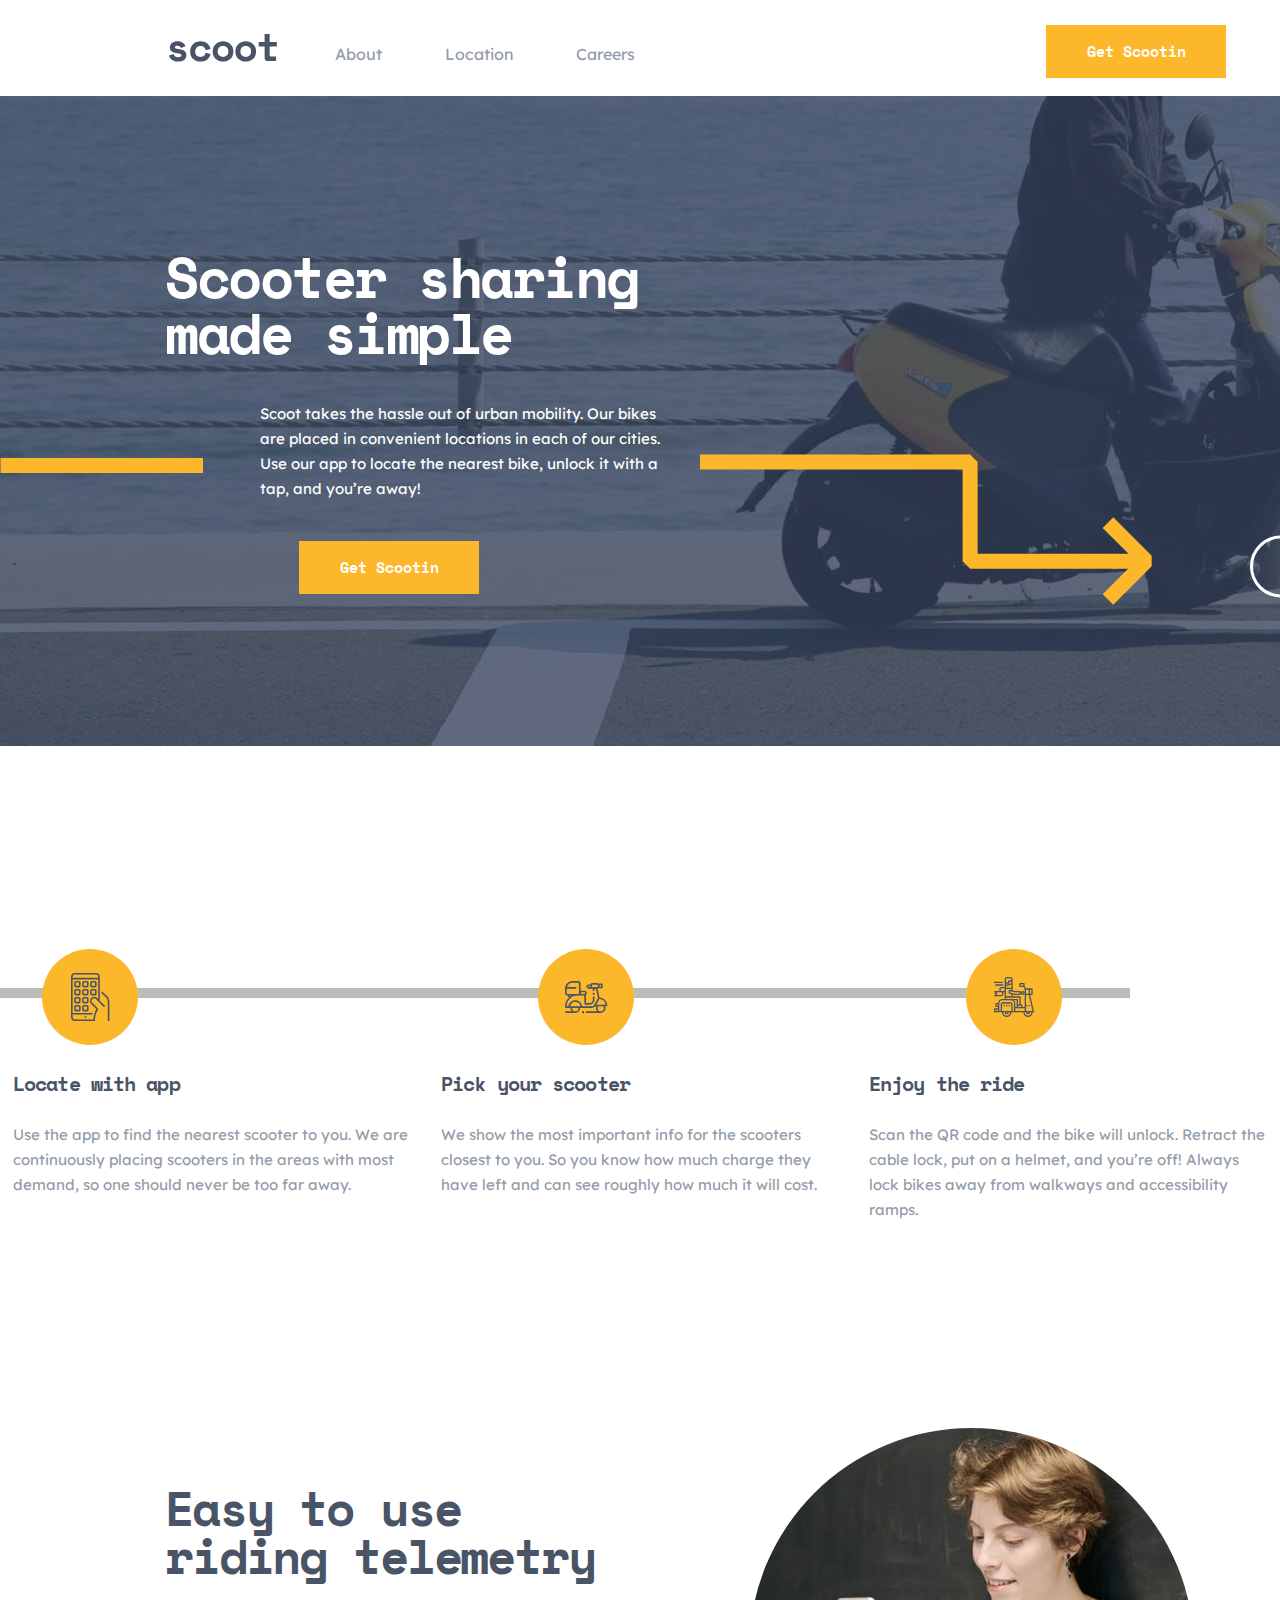
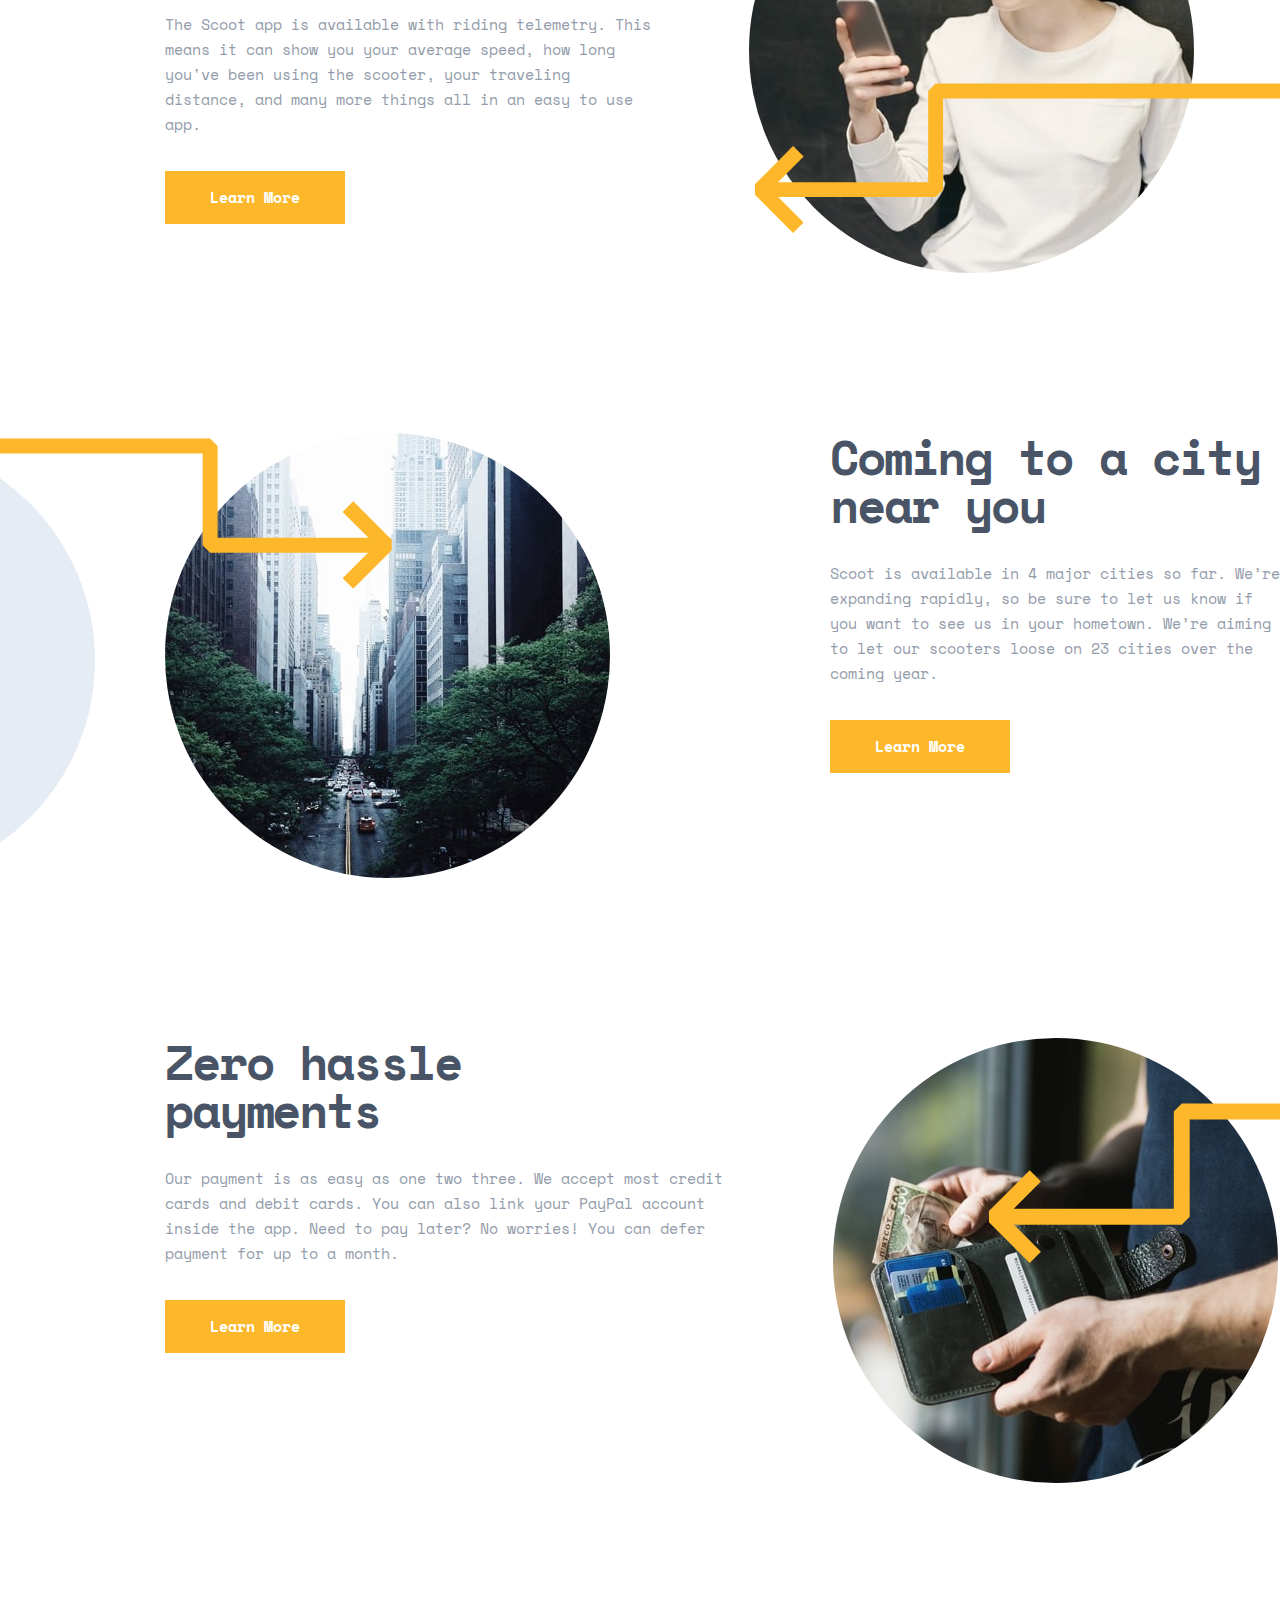
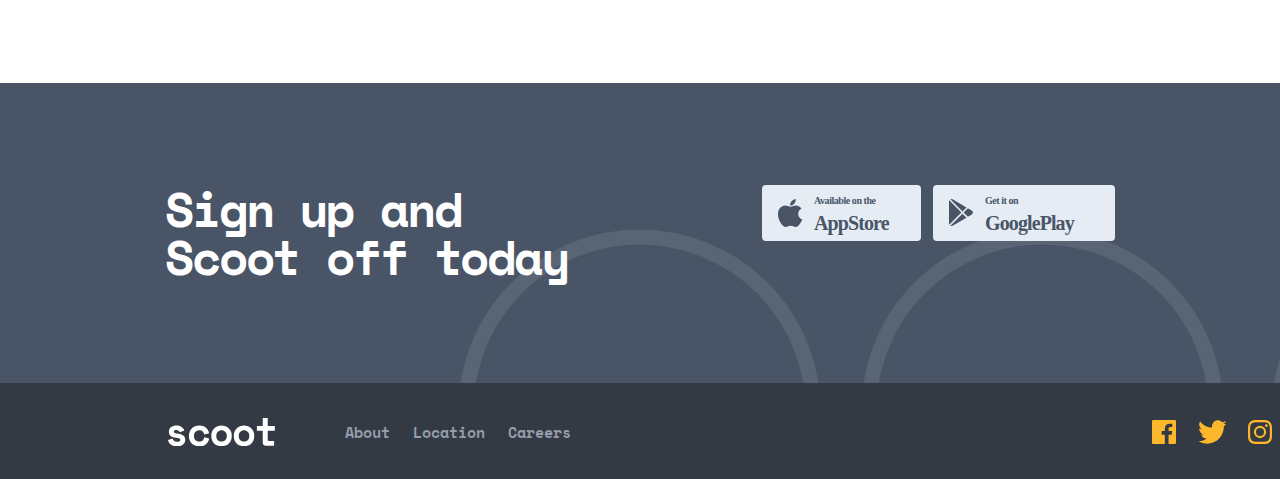
<file: index.html>
<!DOCTYPE html>
<html lang="es">
  <head>
    <meta charset="UTF-8" />
    <meta name="viewport" content="width=device-width, initial-scale=1.0" />
    <link rel="preconnect" href="https://fonts.googleapis.com" />
    <link rel="preconnect" href="https://fonts.gstatic.com" crossorigin />
    <link
      href="https://fonts.googleapis.com/css2?family=Lexend+Deca:wght@100..900&family=Space+Mono:ital,wght@0,400;0,700;1,400;1,700&display=swap"
      rel="stylesheet"
    />
    <link rel="stylesheet" href="css/style.css" />
    <title>Scoot</title>
  </head>
  <body>
    <header class="container">
      <div class="container-header">
        <img
          id="icon-menu"
          class="icon-menu"
          src="./assets/img/icons/hamburger.svg"
          alt="icon-menu-error"
        />
        <img class="icon-logo" src="./assets/img/logo.svg" alt="" />
      </div>
      <div class="introduction-container">
        <div class="introduction-position">
          <h1 class="title-introduction">Scooter sharing made simple</h1>
          <p class="text-introduction">
            Scoot takes the hassle out of urban mobility. Our bikes are placed
            in convenient locations in each of our cities. Use our app to locate
            the nearest bike, unlock it with a tap, and you’re away!
          </p>
          <a href="#" class="button-introduction">Get Scootin</a>
        </div>
        <img
          class="arrow-right"
          src="./assets/img/patterns/right-arrow.svg"
          alt=""
        />
        <img
          class="white-circles"
          src="./assets/img/patterns/white-circles.svg"
          alt=""
        />
        <div class="hidden-line">
          <img
            class="line"
            src="./assets/img/patterns/line.svg"
            alt="error line"
          />
        </div>
        <nav>
          <ul id="menu" class="menu">
            <div class="position-menu">
              <li>
                <a
                  class="hover-desktop"
                  href="./html/about.html"
                  class="menu-color"
                  >About</a
                >
              </li>
              <li>
                <a
                  class="hover-desktop"
                  href="./html/locations.html"
                  class="menu-color"
                  >Location</a
                >
              </li>
              <li>
                <a
                  class="hover-desktop"
                  href="./html/careers.html"
                  class="menu-color"
                  >Careers</a
                >
              </li>
            </div>
            <li>
              <a href="#" class="menu-color position-link">Get Scootin</a>
            </li>
          </ul>
        </nav>
      </div>
    </header>
    <main class="main-container">
      <div class="features">
        <div class="locate-app">
          <div class="logo-app"></div>
          <div class="column-content">
            <h2 class="subtitle-feature">Locate with app</h2>
            <span class="text-features"
              >Use the app to find the nearest scooter to you. We are
              continuously placing scooters in the areas with most demand, so
              one should never be too far away.
            </span>
          </div>
        </div>
        <div class="pick-scooter">
          <div class="logo-scooter"></div>
          <div class="column-content column-content-change-1">
            <h2 class="subtitle-feature">Pick your scooter</h2>
            <span class="text-features"
              >We show the most important info for the scooters closest to you.
              So you know how much charge they have left and can see roughly how
              much it will cost.
            </span>
          </div>
        </div>
        <div class="enjoy-ride">
          <div class="logo-ride"></div>
          <div class="column-content column-content-change-2">
            <h2 class="subtitle-feature">Enjoy the ride</h2>
            <span class="text-features"
              >Scan the QR code and the bike will unlock. Retract the cable
              lock, put on a helmet, and you’re off! Always lock bikes away from
              walkways and accessibility ramps.
            </span>
          </div>
        </div>
      </div>
      <div class="line-white"></div>

      <div>
        <div class="container-information-desktop-1">
          <div class="information-photo-1">
            <div class="girl-phone"></div>
            <div class="information-arrow-1"></div>
            <div class="big-circle"></div>
          </div>
          <div class="information-container-1">
            <h2 class="information-subtitle-1">Easy to use riding telemetry</h2>
            <span class="information-text-1"
              >The Scoot app is available with riding telemetry. This means it
              can show you your average speed, how long you've been using the
              scooter, your traveling distance, and many more things all in an
              easy to use app.</span
            >
            <a href="#" class="information-link-1">Learn More</a>
          </div>
        </div>

        <div class="container-information-desktop-2">
          <div class="information-photo-2">
            <div class="city"></div>
            <div class="information-arrow-2"></div>
            <div class="big-circle circle-1"></div>
          </div>
          <div class="information-container-2">
            <h2 class="information-subtitle-2">Coming to a city near you</h2>
            <span class="information-text-2"
              >Scoot is available in 4 major cities so far. We’re expanding
              rapidly, so be sure to let us know if you want to see us in your
              hometown. We’re aiming to let our scooters loose on 23 cities over
              the coming year.</span
            >
            <a href="#" class="information-link-2">Learn More</a>
          </div>
        </div>

        <div class="container-information-desktop-3">
          <div class="information-photo-3">
            <div class="wallet"></div>
            <div class="information-arrow-3"></div>
            <div class="big-circle circle-2"></div>
          </div>
          <div class="information-container-3">
            <h2 class="information-subtitle-3">Zero hassle payments</h2>
            <span class="information-text-3"
              >Our payment is as easy as one two three. We accept most credit
              cards and debit cards. You can also link your PayPal account
              inside the app. Need to pay later? No worries! You can defer
              payment for up to a month.</span
            >
            <a href="#" class="information-link-3">Learn More</a>
          </div>
        </div>
      </div>
    </main>

    <footer>
      <div class="footer-content">
        <div class="flex-content">
          <h2 class="footer-text">Sign up and Scoot off today</h2>
          <div class="footer-available-app">
            <img
              class="app-store"
              src="./assets/img/icons/app-store.svg"
              alt="error app"
            />
            <img
              class="google-play"
              src="./assets/img/icons/google-play.svg"
              alt=""
            />
          </div>
        </div>
        <img
          class="footer-circle-1"
          src="./assets/img/patterns/semi-circles.svg"
          alt=""
        />
      </div>

      <div class="networks">
        <div class="networks-container">
          <div class="footer-logo"></div>
          <nav>
            <ul class="footer-ul">
              <li>
                <a class="footer-color-font" href="./html/about.html">About</a>
              </li>
              <li>
                <a class="footer-color-font" href="./html/locations.html"
                  >Location</a
                >
              </li>
              <li>
                <a class="footer-color-font" href="./html/careers.html"
                  >Careers</a
                >
              </li>
            </ul>
          </nav>
          <div class="flex-networks">
            <div class="logo-networks-facebook"></div>
            <div class="logo-networks-x"></div>
            <div class="logo-networks-instagram"></div>
          </div>
        </div>
      </div>
      <script src="./js/scripts.js"></script>
    </footer>
  </body>
</html>
<!-- https://developer.mozilla.org/en-US/docs/Web/CSS/filter-function/brightness -->

<!-- ccordion - accordion item - accordion info, etc -->
</file>
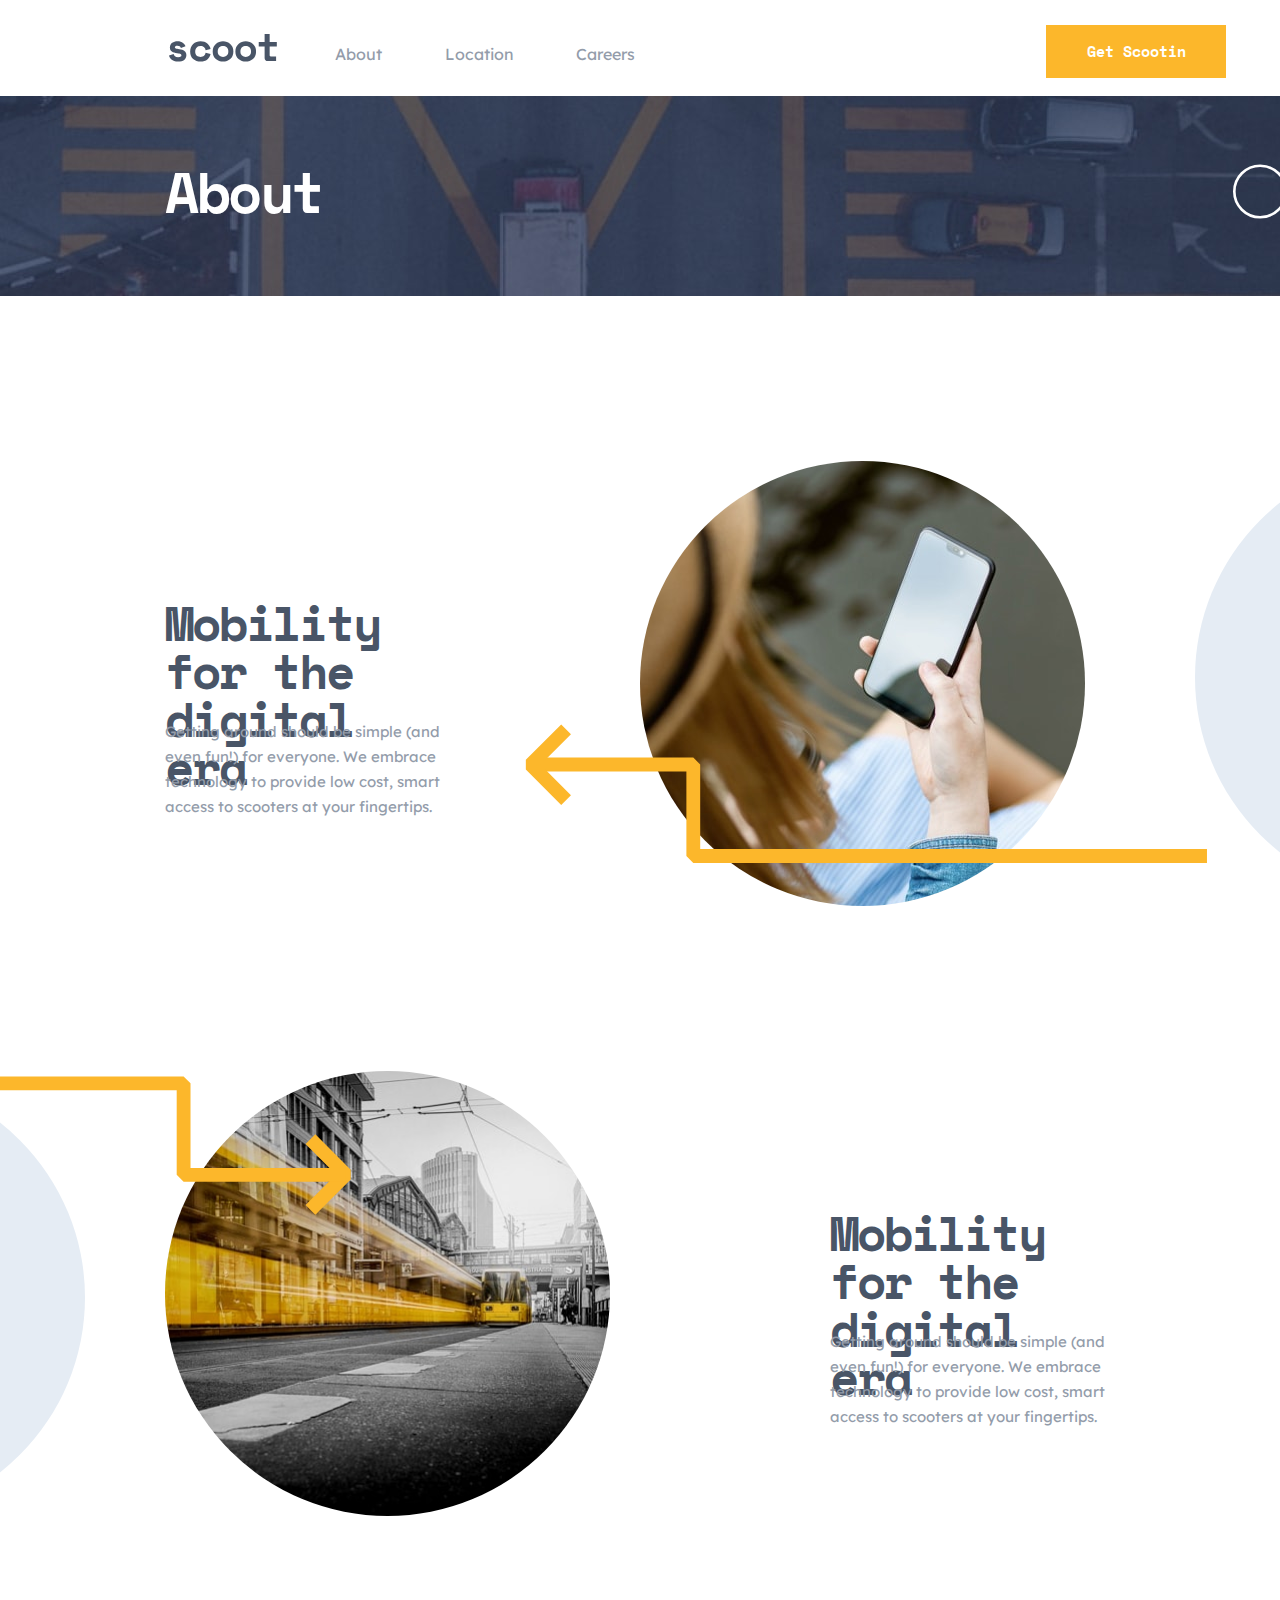
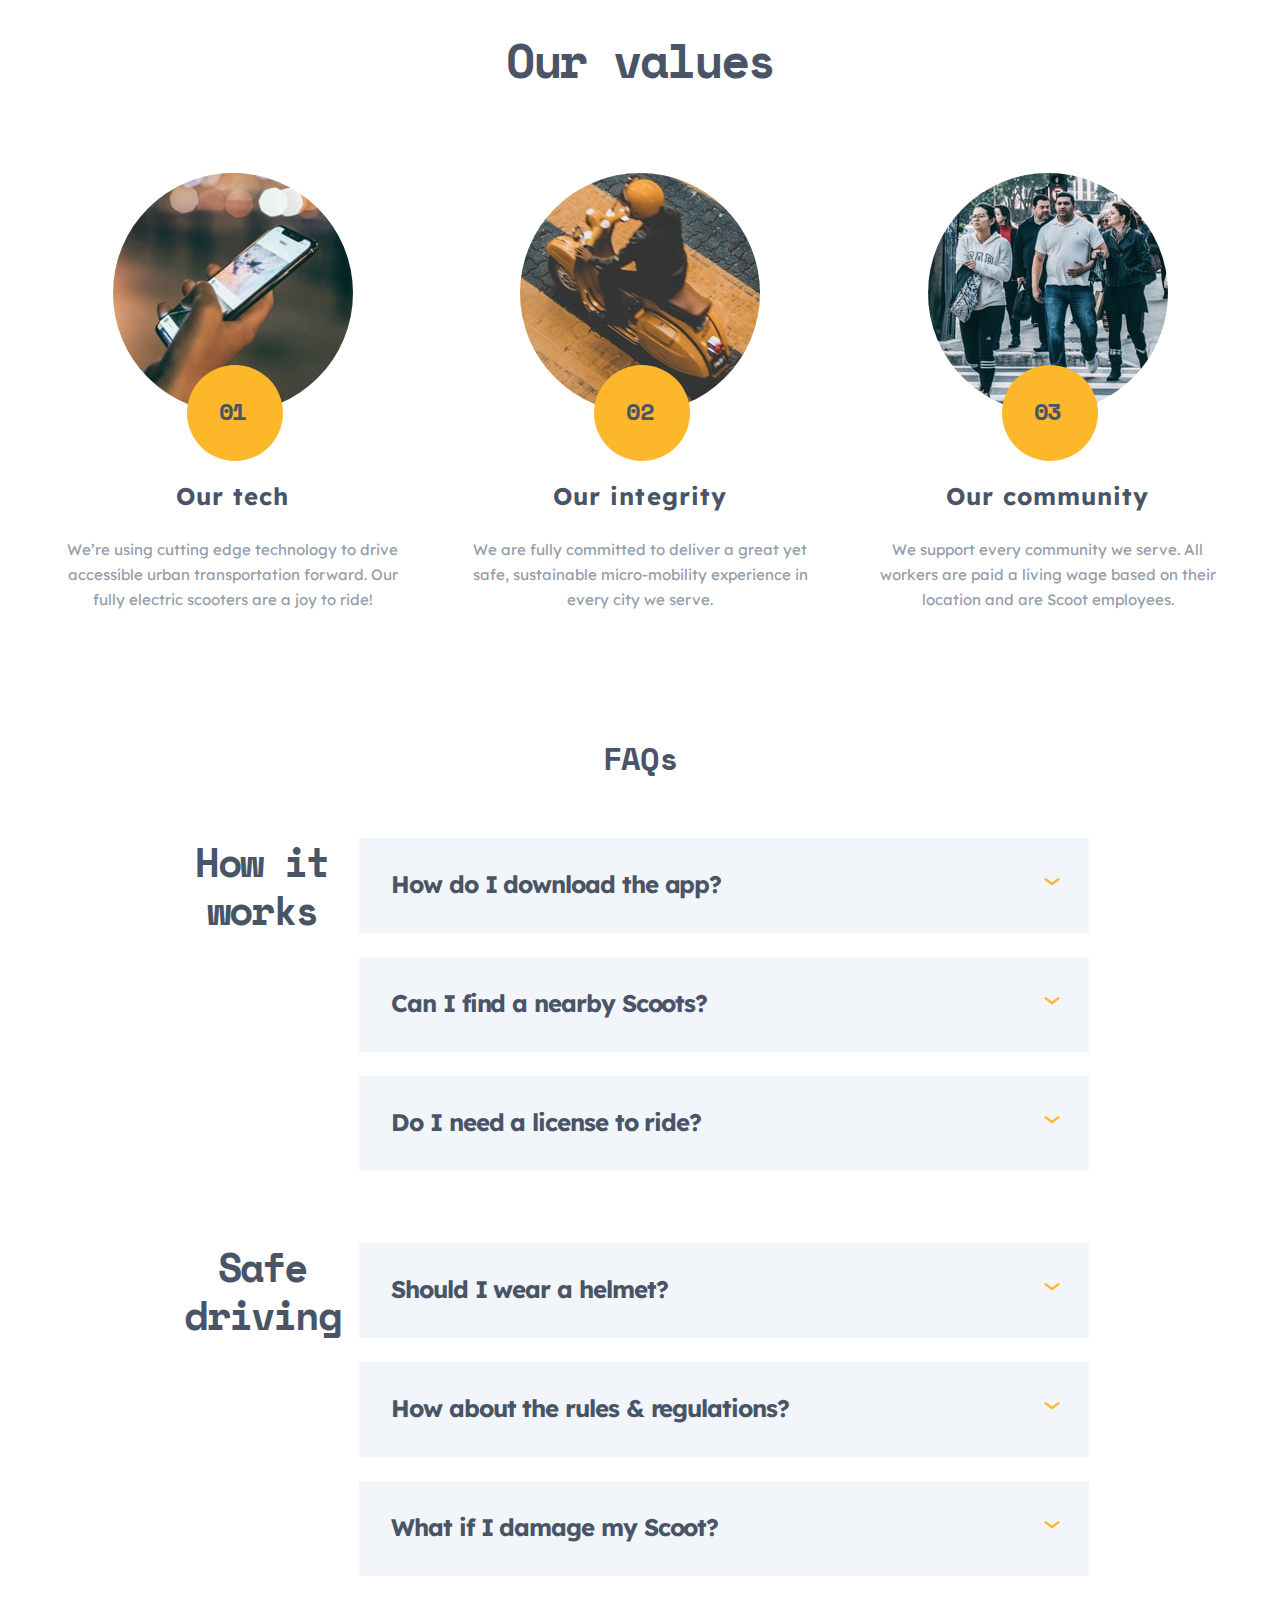
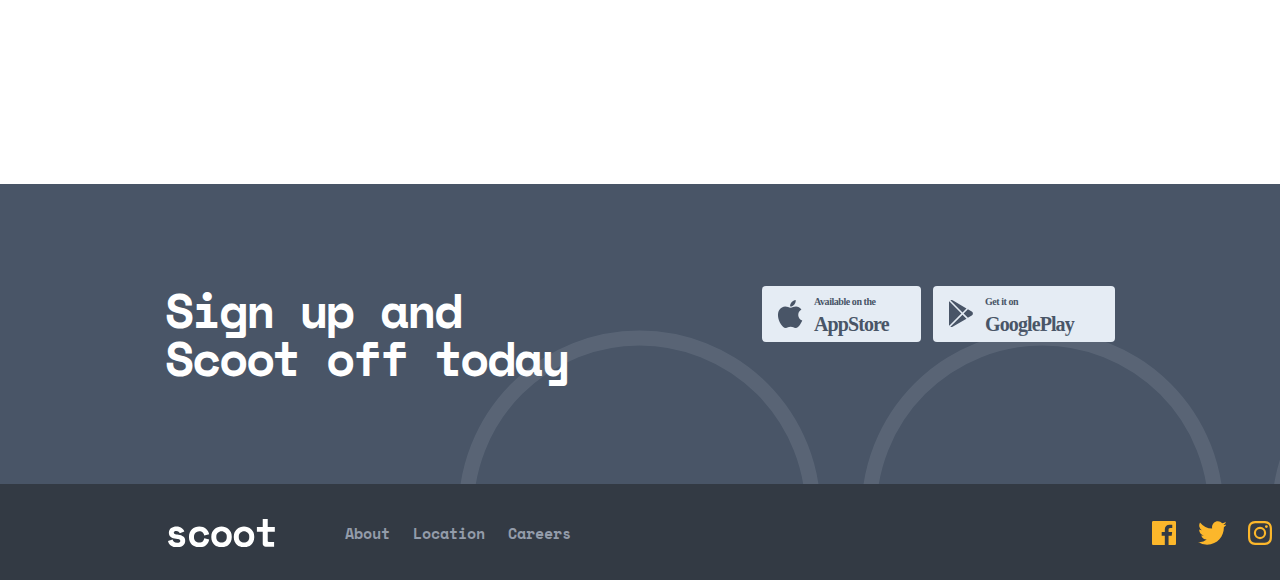
<file: html/about.html>
<!DOCTYPE html>
<html lang="es">
  <head>
    <meta charset="UTF-8" />
    <meta name="viewport" content="width=device-width, initial-scale=1.0" />
    <link rel="preconnect" href="https://fonts.googleapis.com" />
    <link rel="preconnect" href="https://fonts.gstatic.com" crossorigin />
    <link
      href="https://fonts.googleapis.com/css2?family=Lexend+Deca:wght@100..900&family=Space+Mono:ital,wght@0,400;0,700;1,400;1,700&display=swap"
      rel="stylesheet"
    />
    <link rel="stylesheet" href="../css/style.css" />
    <title>About</title>
  </head>
  <body>
    <header class="container">
      <div class="container-header">
        <img
          id="icon-menu"
          class="icon-menu"
          src="../assets/img/icons/hamburger.svg"
          alt="icon-menu-error"
        />
        <img class="icon-logo" src="../assets/img/logo.svg" alt="" />
      </div>

      <nav>
        <ul id="menu" class="menu">
          <div class="position-menu">
            <li>
              <a class="hover-desktop" href="../index.html" class="menu-color"
                >About</a
              >
            </li>
            <li>
              <a
                class="hover-desktop"
                href="./locations.html"
                class="menu-color"
                >Location</a
              >
            </li>
            <li>
              <a class="hover-desktop" href="./careers.html" class="menu-color"
                >Careers</a
              >
            </li>
          </div>
          <li>
            <a href="#" class="menu-color position-link">Get Scootin</a>
          </li>
        </ul>
      </nav>
      <div class="header-img">
        <h1 class="header-title">About</h1>
        <img
          class="about-circles"
          src="../assets/img/patterns/white-circles.svg"
          alt="about-circles-error"
        />
      </div>
    </header>
    <main>
      <div class="about-hidden">
        <div class="about-img-1">
          <div class="about-phone"></div>
          <div class="about-arrow-1"></div>
          <div class="about-white-circle"></div>
        </div>
        <div class="about-container-text-1">
          <h2 class="about-subtitle-1">Mobility for the digital era</h2>
          <span class="about-text-1"
            >Getting around should be simple (and even fun!) for everyone. We
            embrace technology to provide low cost, smart access to scooters at
            your fingertips.</span
          >
        </div>
      </div>
      <div class="about-hidden-2">
        <div class="about-img-2">
          <div class="about-living"></div>
          <div class="about-arrow-2"></div>
          <div class="about-white-circle-2"></div>
        </div>
        <div class="about-container-text-2">
          <h2 class="about-subtitle-2">Mobility for the digital era</h2>
          <span class="about-text-2"
            >Getting around should be simple (and even fun!) for everyone. We
            embrace technology to provide low cost, smart access to scooters at
            your fingertips.</span
          >
        </div>
      </div>

      <h2 class="values-subtitle-1">Our values</h2>
      <div class="about-values">
        <div class="container-our">
          <div class="values-img-1">
            <div class="values-tech"></div>
            <span class="values-number-1">01</span>
          </div>
          <div class="values-container-text-1">
            <h3 class="values-sub-subtitle-1">Our tech</h3>
            <span class="values-text-1"
              >We’re using cutting edge technology to drive accessible urban
              transportation forward. Our fully electric scooters are a joy to
              ride!</span
            >
          </div>
        </div>

        <div class="container-our">
          <div class="values-img-2">
            <div class="values-integrity"></div>
            <span class="values-number-2">02</span>
          </div>
          <div class="values-container-text-2">
            <h3 class="values-sub-subtitle-2">Our integrity</h3>
            <span class="values-text-2"
              >We are fully committed to deliver a great yet safe, sustainable
              micro-mobility experience in every city we serve.</span
            >
          </div>
        </div>

        <div class="container-our">
          <div class="values-img-3">
            <div class="values-community"></div>
            <span class="values-number-3">03</span>
          </div>
          <div class="values-container-text-3">
            <h3 class="values-sub-subtitle-3">Our community</h3>
            <span class="values-text-3"
              >We support every community we serve. All workers are paid a
              living wage based on their location and are Scoot employees.</span
            >
          </div>
        </div>
      </div>

      <h2 class="faq-title">FAQs</h2>
      <div id="faq-hidden" class="faq-container">
        <div class="faq-flex">
          <h2 class="faq-works">How it works</h2>
          <div class="faq-column">
            <div class="faq-hidden faq-hidden-margin">
              <div class="faq-info">
                <h2 class="faq-subtitle">How do I download the app?</h2>
                <p class="faq-text">
                  To download the Scoot app, you can search “Scoot” in both the
                  App and Google Play stores. An even simpler way to do it would
                  be to click the relevant link at the bottom of this page and
                  you’ll be re-directed to the correct page.
                </p>
              </div>
            </div>
            <img
              id="icon-info"
              src="../assets/img/icons/chevron.svg"
              class="faq-arrow"
              alt=""
            />

            <div class="faq-hidden">
              <div class="faq-info">
                <h2 class="faq-subtitle">Can I find a nearby Scoots?</h2>
                <p class="faq-text">
                  Definitely! Simply open up the app and allow us to find your
                  location while using it. We'll show you all of the closest
                  Scoots and some extra useful information.
                </p>
              </div>
            </div>
            <img
              id="icon-info"
              src="../assets/img/icons/chevron.svg"
              class="faq-arrow"
              alt=""
            />

            <div class="faq-hidden faq-hidden-final">
              <div class="faq-info">
                <h2 class="faq-subtitle">Do I need a license to ride?</h2>
                <p class="faq-text">
                  Yup! We provide information inside the app regarding local
                  laws and the license you need to be able to ride our Scoots.
                  Safe driving.
                </p>
              </div>
            </div>
            <img
              id="icon-info"
              src="../assets/img/icons/chevron.svg"
              class="faq-arrow"
              alt=""
            />
          </div>
        </div>

        <!--  -->
        <div class="faq-flex">
          <h2 class="faq-works">Safe driving</h2>
          <div class="faq-column">
            <div class="faq-hidden faq-hidden-margin">
              <div class="faq-info">
                <h2 class="faq-subtitle faq-subtitle-show">
                  Should I wear a helmet?
                </h2>
                <p class="faq-text faq-text-show">
                  Yes, please do! All cities have different laws. But we
                  strongly strongly strongly recommend always wearing a helmet
                  regardless of the local laws. We like you and we want you to
                  be as safe as possible while Scooting.
                </p>
              </div>
            </div>
            <img
              id="icon-info"
              src="../assets/img/icons/chevron.svg"
              class="faq-arrow"
              alt=""
            />

            <div class="faq-hidden">
              <div class="faq-info">
                <h2 class="faq-subtitle">How about the rules & regulations?</h2>
                <p class="faq-text">
                  Now is not the time to be a rule breaker. Be sure you're
                  complying with all local laws and regulations. Also, just be a
                  good human being. Be sure not to park your Scoot where it can
                  block access to buildings or get in people's way.
                </p>
              </div>
            </div>
            <img
              id="icon-info"
              src="../assets/img/icons/chevron.svg"
              class="faq-arrow"
              alt=""
            />

            <div class="faq-hidden faq-hidden-final">
              <div class="faq-info">
                <h2 class="faq-subtitle">What if I damage my Scoot?</h2>
                <p class="faq-text">
                  Be sure to read our terms and conditions carefully. Not the
                  most fun job we know but we make it as clear as possible.
                  There's an option to add insurance for each trip, or you can
                  sign up for annual insurance if you're a regular Scooter
                </p>
              </div>
            </div>
            <img
              id="icon-info"
              src="../assets/img/icons/chevron.svg"
              class="faq-arrow"
              alt=""
            />
          </div>
        </div>
      </div>
    </main>

    <footer>
      <div class="footer-content">
        <div class="flex-content">
          <h2 class="footer-text">Sign up and Scoot off today</h2>
          <div class="footer-available-app">
            <img
              class="app-store"
              src="../assets/img/icons/app-store.svg"
              alt="error app"
            />
            <img
              class="google-play"
              src="../assets/img/icons/google-play.svg"
              alt=""
            />
          </div>
        </div>
        <img
          class="footer-circle-1"
          src="../assets/img/patterns/semi-circles.svg"
          alt=""
        />
      </div>

      <div class="networks">
        <div class="networks-container">
          <div class="footer-logo"></div>
          <nav>
            <ul class="footer-ul">
              <li>
                <a class="footer-color-font" href="../html/about.html">About</a>
              </li>
              <li>
                <a class="footer-color-font" href="../html/locations.html"
                  >Location</a
                >
              </li>
              <li>
                <a class="footer-color-font" href="../html/careers.html"
                  >Careers</a
                >
              </li>
            </ul>
          </nav>
          <div class="flex-networks">
            <div class="logo-networks-facebook"></div>
            <div class="logo-networks-x"></div>
            <div class="logo-networks-instagram"></div>
          </div>
        </div>
      </div>
    </footer>
    <script src="../js/scripts.js"></script>
  </body>
</html>
</file>
<file: css/style.css>
* {
  box-sizing: border-box;
}

html {
  scroll-behavior: smooth;
}

img {
  display: block;
  max-width: 100%;
}

a {
  text-decoration: none;
  color: inherit;
}

ul {
  list-style: none;
  padding-left: 0;
  margin-top: 0;
  margin-bottom: 0;
}

body {
  margin: 0;
  font-family: 'Lexend Deca', sans-serif;
  font-weight: 400;
  background-color: white;
}

/* brightness() mdn */

.container-header {
  display: flex;
  align-items: center;
  height: 64px;
}

@media screen and (width > 768px) {
  .container-header {
    height: 96px;
  }
}

@media screen and (width > 1024px) {
  .container-header {
    height: 96px;
  }
}

.icon-menu {
  margin-left: 32px;
  cursor: pointer;
}

@media screen and (width > 768px) {
  .icon-menu {
    display: none;
  }
}

.icon-logo {
  margin-left: 98px;
  width: 75px;
  height: 20px;
}

@media screen and (width > 768px) {
  .icon-logo {
    width: 108px;
    height: 28px;
    margin: 0;
    margin-left: 39px;
  }
}

@media screen and (width > 1024px) {
  .icon-logo {
    margin-left: 169px;
  }
}

.introduction-container {
  background-image: url(../assets/img/images/home-hero-mobile.jpg);
  background-size: cover;
  height: 650px;
}

@media screen and (width > 768px) {
  .introduction-container {
    background-image: url(../assets/img/images/home-hero-tablet.jpg);
    background-size: cover;
    height: 650px;
    overflow: hidden;
  }
}

@media screen and (width > 1024px) {
  .introduction-container {
    background-image: url(../assets/img/images/home-hero-desktop.jpg);
    background-size: cover;
    overflow: hidden;
  }
}

.introduction-position {
  display: flex;
  flex-direction: column;
  align-items: center;
  justify-content: space-evenly;
  text-align: center;
  margin-left: 32px;
  margin-right: 32px;
  padding-top: 115px;
}

@media screen and (width > 768px) {
  .introduction-position {
    margin-left: 97px;
    margin-right: 97px;
  }
}

@media screen and (width > 1024px) {
  .introduction-position {
    margin: 0;
    padding: 0;
    align-items: start;
  }
}

.title-introduction {
  font-family: 'Space Mono', monospace;
  margin: 0;
  font-weight: 700;
  font-size: 40px;
  letter-spacing: -1.79px;
  line-height: 40px;
  font-weight: 700;
  color: #fff;
}

@media screen and (width > 768px) {
  .title-introduction {
    font-size: 56px;
    letter-spacing: -2.5px;
    line-height: 56px;
    width: 500px;
  }
}

@media screen and (width > 1024px) {
  .title-introduction {
    text-align: left;
    margin-left: 165px;
    margin-top: 153px;
  }
}

.text-introduction {
  margin: 0;
  line-height: 25px;
  font-size: 15px;
  font-weight: 400;
  margin-top: 24px;
  color: #fff;
}

@media screen and (width > 1024px) {
  .text-introduction {
    width: 405px;
    text-align: left;
    margin-left: 260px;
    margin-top: 40px;
  }
}

.button-introduction {
  position: relative;
  font-family: 'Space Mono', monospace;
  font-size: 15px;
  line-height: 25px;
  font-weight: 700;
  color: #fff;
  width: 180px;
  height: 53px;
  background-color: #FCB72B;
  margin-top: 34px;
  padding-top: 14px;
}

@media screen and (width > 759px){
  .button-introduction{
    margin-top: 32px;
  }
}

@media screen and (width > 1024px) {
  .button-introduction {
    left: 299px;
    margin-top: 40px;
  }
}

@media (hover:hover) {
  .button-introduction:hover{
    border: solid #FCB72B;
    background-color: transparent;
    color: #FCB72B;
  }
}


.arrow-right {
  position: relative;
  right: 240px;
  top: 50px;
}

.white-circles {
  display: none;
}

@media screen and (width > 768px) {
  .arrow-right {
    left: -135px;
    top: 80px;
  }

  .white-circles {
    display: block;
    position: relative;
    left: 563px;
    overflow: hidden;
  }
}

@media screen and (width > 1024px) {
  .arrow-right {
    top: -140px;
    left: 700px;
  }

  .white-circles {
    top: -210px;
    left: 1250px;
  }
}

.line {
  display: none;
}

@media screen and (width > 1024px) {
  .line {
    display: block;
    position: relative;
    bottom: 350px;
  }
}

/* menu header */

.menu {
  margin: 0;
  position: absolute;
  width: 256px;
  height: 603px;
  top: 64px;
  background-color: #333a44;
  z-index: 1;
  translate: -100%;
  transition: 0.3s;
  cursor: pointer;
}

.menu-show {
  translate: 0;
}

@media screen and (width > 768px) {
  .menu {
    translate: 0;
    background-color: inherit;
    width: 0;
    height: 0;
    left: 205px;
    top: 15px;
  }
}

.position-menu {
  width: 89px;
  height: 123px;
  background-color: #333a44;
  margin-left: 24px;
  margin-top: 64px;
  display: flex;
  flex-direction: column;
  justify-content: space-between;
  color: #fff;
}

@media (hover:hover){
  .hover-desktop:hover{
    color: #FCB72B;
  }
}


@media screen and (width > 768px) {
  .position-menu {
    width: 300px;
    height: 25px;
    margin: 0;
    background-color: inherit;
    display: flex;
    flex-direction: row;
    justify-content: space-between;
    align-items: center;
    margin-top: 26px;
  }
}

@media screen and (width > 1024px) {
  .position-menu {
    margin-left: 130px;
  }
}

.menu-color {
  margin: 0;
  color: #fff;
  font-size: 18px;
  line-height: 25px;
  font-weight: 700;
  margin-bottom: 30px;
  width: 123px;
}

@media screen and (width > 768px) {
  .menu-color {
    width: 249px;
    height: 25px;
    font-size: 15px;
    color: #939caa;
  }
}

.position-link {
  margin: 0;
  position: relative;
  font-size: 15px;
  line-height: 25px;
  font-family: 'Space Mono', monospace;
  width: 180px;
  height: 53px;
  display: flex;
  align-items: center;
  justify-content: center;
  top: 362px;
  left: 30px;
  background-color: #FCB72B;  
}

@media screen and (width > 768px) {
  .position-link {
    top: 10px;
    left: 358px;
    color: #fff;
    position: absolute;
  }
}

@media screen and (width > 1024px) {
  .position-link {
    left: 841px;
  }
}

@media (hover:hover) {
  .position-link:hover{
    border: solid #FCB72B;
    background-color: transparent;
    color: #FCB72B;
  }
}


.hover-desktop{
  color: #fff;
}

@media screen and (width > 768px){
  .hover-desktop{
    color: #939CAA;
  }
}


/* main */
/* 
.main-container {
} */

@media screen and (width > 1024px) {
  .features {
    display: flex;
    flex-direction: row;
    justify-content: center;
    align-items: center;
    margin-right: 165px;
    margin-top: 160px;
    z-index: 1;
  }
}

.locate-app {
  display: flex;
  flex-direction: column;
  align-items: center;
  justify-content: center;
  text-align: center;
  height: 312px;
  margin-left: 32px;
  margin-right: 32px;
  margin-top: 120px;
}

@media screen and (width > 768px) {
  .locate-app {
    flex-direction: row;
    margin: 0;
    margin-left: 97px;
    margin-right: 97px;
    margin-top: 120px;
    text-align: left;
  }

  .column-content {
    display: flex;
    flex-direction: column;
    width: 398px;
    height: 130px;
    margin-bottom: 40px;
  }
}

@media screen and (width > 1024px) {
  .locate-app {
    flex-direction: column;
    margin: 0;
  }
  .column-content {
    margin: 0;
    margin-left: 165px;
  }
  .column-content-change-1 {
    margin-left: 30px;
  }
  .column-content-change-2 {
    margin-left: 30px;
  }
}

.logo-app {
  background-image: url(../assets/img/icons/locate.svg);
  background-size: cover;
  height: 56px;
  width: 56px;
}

@media screen and (width > 768px) {
  .logo-app {
    width: 96px;
    height: 96px;
    margin-right: 79px;
  }
}

.pick-scooter {
  display: flex;
  flex-direction: column;
  align-items: center;
  justify-content: center;
  text-align: center;
  margin-left: 32px;
  margin-right: 32px;
  margin-top: 48px;
}

@media screen and (width > 768px) {
  .pick-scooter {
    flex-direction: row;
    margin-left: 97px;
    margin-right: 97px;
    text-align: left;
  }
}

@media screen and (width > 1024px) {
  .pick-scooter {
    flex-direction: column;
    margin: 0;
  }
}

.logo-scooter {
  background-image: url(../assets/img/icons/scooter.svg);
  background-size: cover;
  height: 56px;
  width: 56px;
}

@media screen and (width > 768px) {
  .logo-scooter {
    width: 96px;
    height: 96px;
    margin-right: 79px;
  }
}

.enjoy-ride {
  display: flex;
  flex-direction: column;
  align-items: center;
  justify-content: center;
  text-align: center;
  margin-left: 32px;
  margin-right: 32px;
  margin-top: 48px;
  margin-bottom: 120px;
}

@media screen and (width > 768px) {
  .enjoy-ride {
    text-align: left;
    flex-direction: row;
  }
}

@media screen and (width > 1024px) {
  .enjoy-ride {
    flex-direction: column;
    margin: 0;
  }
}

.logo-ride {
  background-image: url(../assets/img/icons/ride.svg);
  background-size: cover;
  height: 56px;
  width: 56px;
}

@media screen and (width > 768px) {
  .logo-ride {
    width: 96px;
    height: 96px;
    margin-right: 79px;
  }
}

.subtitle-feature {
  font-size: 20px;
  font-weight: 700;
  color: #495567;
  letter-spacing: -0.89px;
  font-family: 'Space Mono', monospace;
  margin: 0;
  margin-bottom: 24px;
  margin-top: 24px;
}

.text-features {
  color: #939caa;
  line-height: 25px;
  font-size: 15px;
  font-weight: 400;
  margin-bottom: 48px;
}

@media screen and (width > 768px) {
  .line-white {
    background-image: url(../assets/img/patterns/line.svg);
    background-size: cover;
    width: 950px;
    height: 10px;
    rotate: 90deg;
    filter: Grayscale(100%);
    position: relative;
    bottom: 650px;
    left: -330px;
    z-index: -1;
    margin: 0;
  }
}

@media screen and (width > 1024px) {
  .line-white {
    left: -70px;
    top: -230px;
    width: 1200px;
    height: 10px;
    rotate: 0deg;
  }
}

/* comentary-web 
  information 1
*/

@media screen and (width > 1024px) {
  .container-information-desktop-1 {
    display: flex;
    flex-direction: row-reverse;
    justify-content: start;
    margin-top: 200px;
  }
}

.information-photo-1 {
  height: 311px;
  overflow: hidden;
}

@media screen and (width > 768px) {
  .information-photo-1 {
    margin-left: 0;
    height: 445px;
  }
}

.girl-phone {
  background-image: url(../assets/img/images/telemetry.jpg);
  background-size: cover;
  width: 311px;
  height: 311px;
  border-radius: 100%;
  margin: 0;
  margin-left: 32px;
  margin-right: 32px;
}

@media screen and (width > 768px) {
  .girl-phone {
    width: 445px;
    height: 445px;
    margin: 0;
    margin-left: 164px;
  }
}

@media screen and (width > 1024px) {
  .girl-phone {
    margin-left: 95px;
  }
}

.information-arrow-1 {
  background-image: url(../assets/img/patterns/left-downward-arrow.svg);
  background-size: cover;
  background-repeat: no-repeat;
  height: 150px;
  position: relative;
  bottom: 190px;
  left: 25px;
  margin: 0;
}

@media screen and (width > 768px) {
  .information-arrow-1 {
    left: 100px;
    width: 734px;
    overflow: hidden;
  }
}

@media screen and (width > 768px) {
  .big-circle {
    background-image: url(../assets/img/patterns/circle.svg);
    background-size: contain;
    background-repeat: no-repeat;
    height: 445px;
    overflow: hidden;
    position: relative;
    top: -600px;
    left: 660px;
    z-index: -1;
  }
}

.information-container-1 {
  width: 311px;
  height: 411px;
  display: flex;
  flex-direction: column;
  align-items: center;
  margin-left: 32px;
  font-family: 'Space Mono', monospace;
}

@media screen and (min-width: 768px) {
  .information-container-1 {
    width: 573px;
    height: 420px;
    margin-left: 97px;
    margin-right: 97px;
  }
}

@media screen and (width > 1024px) {
  .information-container-1 {
    align-items: start;
    margin-right: 0;
    margin-left: 165px;
  }
}

.information-subtitle-1 {
  margin: 0;
  font-size: 32px;
  color: #495567;
  letter-spacing: -1.43px;
  line-height: 32px;
  font-weight: 700;
  text-align: center;
  margin-top: 56px;
}

@media screen and (min-width: 768px) {
  .information-subtitle-1 {
    font-size: 48px;
    letter-spacing: -2.14px;
    line-height: 48px;
    width: 457px;
  }
}

@media screen and (width > 1024px) {
  .information-subtitle-1 {
    text-align: left;
  }
}

.information-text-1 {
  font-size: 15px;
  color: #939caa;
  text-align: center;
  margin-top: 32px;
}

@media screen and (width > 1024px) {
  .information-text-1 {
    text-align: left;
    line-height: 25px;
  }
}

.information-link-1 {
  font-family: 'Space Mono', monospace;
  font-size: 15px;
  line-height: 25px;
  font-weight: 700;
  color: #fff;
  width: 180px;
  height: 53px;
  background-color: #FCB72B;
  margin-top: 34px;
  padding-top: 14px;
  text-align: center;
}

@media (hover:hover) {
  .information-link-1:hover{
    border: solid #FCB72B;
    background-color: transparent;
    color: #FCB72B;
  }
}

/* information 2 */

@media screen and (width>1024px) {
  .container-information-desktop-2 {
    display: flex;
    flex-direction: row;
    margin-top: 160px;
  }
}

.information-photo-2 {
  margin-left: 32px;
  height: 311px;
}

@media screen and (width > 768px) {
  .information-photo-2 {
    margin-left: 0;
    height: 445px;
  }
}

.city {
  background-image: url(../assets/img/images/near-you.jpg);
  background-size: cover;
  width: 311px;
  height: 311px;
  border-radius: 100%;
  margin-top: 134px;
}

@media screen and (width > 768px) {
  .city {
    width: 445px;
    height: 445px;
    margin: 0;
    margin-left: 164px;
    margin-top: 128px;
  }
}

@media screen and (width>1024px) {
  .city {
    margin: 0;
    margin-left: 165px;
  }
}

.information-arrow-2 {
  background-image: url(../assets/img/patterns/right-arrow.svg);
  background-size: cover;
  width: 452px;
  height: 138px;
  position: relative;
  bottom: 290px;
  right: 200px;
  margin: 0;
  z-index: 1;
}

@media screen and (width > 768px) {
  .information-arrow-2 {
    left: -60px;
    bottom: 440px;
    height: 150px;
  }
}

@media screen and (width > 768px) {
  .circle-1 {
    left: -350px;
    top: -590px;
  }
}

.information-container-2 {
  width: 311px;
  display: flex;
  flex-direction: column;
  align-items: center;
  margin-left: 32px;
  font-family: 'Space Mono', monospace;
}

@media screen and (min-width: 768px) {
  .information-container-2 {
    width: 573px;
    margin-left: 97px;
    margin-right: 97px;
    margin-top: 64px;
    font-size: 48px;
  }
}

@media screen and (width>1024px) {
  .information-container-2 {
    margin: 0;
    margin-left: 220px;
    align-items: start;
  }
}

.information-subtitle-2 {
  margin: 0;
  font-size: 32px;
  color: #495567;
  letter-spacing: -1.43px;
  line-height: 32px;
  font-weight: 700;
  text-align: center;
  margin-top: 56px;
}

@media screen and (min-width: 768px) {
  .information-subtitle-2 {
    font-size: 48px;
    letter-spacing: -2.14px;
    line-height: 48px;
    width: 457px;
    margin-top: 0;
  }
}

@media screen and (width>1024px) {
  .information-subtitle-2 {
    text-align: left;
  }
}

.information-text-2 {
  font-size: 15px;
  color: #939caa;
  text-align: center;
  margin-top: 32px;
}

@media screen and (width>1024px) {
  .information-text-2 {
    text-align: left;
    line-height: 25px;
  }
}

.information-link-2 {
  font-family: 'Space Mono', monospace;
  font-size: 15px;
  line-height: 25px;
  font-weight: 700;
  color: #fff;
  width: 180px;
  height: 53px;
  background-color: #FCB72B;  
  margin-top: 34px;
  padding-top: 14px;
  text-align: center;
}

@media (hover:hover) {
  .information-link-2:hover{
    border: solid #FCB72B;
    background-color: transparent;
    color: #FCB72B;
  }
}


/* information 3*/

@media screen and (width > 1024px) {
  .container-information-desktop-3 {
    display: flex;
    flex-direction: row-reverse;
    justify-content: start;
    margin: 0;
    margin-top: 160px;
    overflow: hidden;
  }
}
.information-photo-3 {
  height: 445px;
  margin-left: 32px;
  overflow: hidden;
}

@media screen and (width > 768px) {
  .information-photo-3 {
    margin: 0;
    margin-top: 120px;
  }
}

@media screen and (width > 1024px) {
  .information-photo-3 {
    margin: 0;
    overflow: visible;
  }
}

.wallet {
  overflow: visible;
  background-image: url(../assets/img/images/payments.jpg);
  background-size: cover;
  width: 311px;
  height: 311px;
  border-radius: 100%;
  margin-top: 134px;
}

@media screen and (width > 768px) {
  .wallet {
    width: 445px;
    height: 445px;
    margin: 0;
    margin-left: 164px;
  }
}

@media screen and (width > 1024px) {
  .wallet {
    margin: 0;
    margin-left: 95px;
  }
}

.information-arrow-3 {
  background-image: url(../assets/img/patterns/left-downward-arrow.svg);
  background-size: cover;
  height: 138px;
  position: relative;
  bottom: 300px;
  left: 105px;
  margin: 0;
}

@media screen and (width > 768px) {
  .information-arrow-3 {
    left: 400px;
    bottom: 380px;
    height: 160px;
  }
}

@media screen and (width > 1024px) {
  .information-arrow-3 {
    left: 250px;
  }
}

@media screen and (width > 1024px) {
  .circle-2 {
    left: 620px;
    top: -610px;
  }
}

.information-container-3 {
  width: 311px;
  display: flex;
  flex-direction: column;
  align-items: center;
  margin-left: 32px;
  font-family: 'Space Mono', monospace;
}

@media screen and (width > 768px) {
  .information-container-3 {
    margin: 0;
    margin-left: 97px;
    margin-right: 97px;
    margin-top: 64px;
    width: 573px;
  }
}

@media screen and (width > 1024px) {
  .information-container-3 {
    margin: 0;
    align-items: start;
    margin-left: 165px;
  }
}

.information-subtitle-3 {
  margin: 0;
  font-size: 32px;
  color: #495567;
  letter-spacing: -1.43px;
  line-height: 32px;
  font-weight: 700;
  text-align: center;
  margin-top: 56px;
}

@media screen and (min-width: 768px) {
  .information-subtitle-3 {
    font-size: 48px;
    letter-spacing: -2.14px;
    line-height: 48px;
    width: 457px;
    margin-top: 0;
    text-align: left;
  }
}

.information-text-3 {
  font-size: 15px;
  color: #939caa;
  text-align: center;
  margin-top: 32px;
}

@media screen and (width>1024px){
  .information-text-3{
    text-align: left;
    line-height: 25px;
  }
}

.information-link-3 {
  font-family: 'Space Mono', monospace;
  font-size: 15px;
  line-height: 25px;
  font-weight: 700;
  color: #fff;
  width: 180px;
  height: 53px;
  background-color: #FCB72B;  
  margin-top: 34px;
  padding-top: 14px;
  text-align: center;
}

@media (hover:hover) {
  .information-link-3:hover{
    border: solid #FCB72B;
    background-color: transparent;
    color: #FCB72B;
  }
}

/* footer header */

.footer-content {
  height: 320px;
  margin-top: 205px;
  background-color: #495567;
  overflow: hidden;
}

@media screen and (width > 768px) {
  .footer-content {
    height: 300px;
    margin-top: 197px;
  }
}

@media screen and (width > 1024px) {
  .footer-content {
    margin-top: 200px;
  }
}
/* 359px margin 1024px */

.flex-content {
  display: flex;
  flex-direction: column;
  height: 144px;
  padding-top: 88px;
}

@media screen and (width > 768px) {
  .flex-content {
    height: 176px;
    padding-top: 62px;
    margin-left: 155px;
    margin-right: 155px;
  }
}

@media screen and (width > 1024px) {
  .flex-content {
    height: 96px;
    flex-direction: row;
    justify-content: space-between;
    margin-left: 165px;
    margin-right: 165px;
    padding-top: 102px;
  }
}

.footer-text {
  margin: 0;
  font-size: 32px;
  line-height: 32px;
  letter-spacing: -1.43px;
  text-align: center;
  font-weight: 700;
  font-family: 'Space Mono', serif;
  color: #fff;
  margin-bottom: 40px;
}

@media screen and (width > 768px) {
  .footer-text {
    font-size: 48px;
    line-height: 48px;
    letter-spacing: -2.14px;
  }
}

@media screen and (width > 1024px) {
  .footer-text {
    text-align: left;
    width: 415px;
    height: 96px;
  }
}

.footer-available-app {
  display: flex;
  flex-direction: row;
  justify-content: space-around;
}

@media screen and (width > 768px) {
  .footer-available-app {
    justify-content: center;
  }
}

@media screen and (width > 1024px) {
  .footer-available-app {
    justify-content: space-evenly;
  }
}

@media screen and (width > 768px) {
  .app-store {
    margin-right: 12px;
  }
}

@media screen and (width > 1024px) {
  .app-store {
    height: 56px;
  }
}

@media screen and (width > 1024px) {
  .google-play {
    height: 56px;
  }
}

.footer-circle-1 {
  position: relative;
  top: 125px;
}

@media screen and (width > 768px) {
  .footer-circle-1 {
    top: 18px;
  }
}

@media screen and (width > 1024px) {
  .footer-circle-1 {
    top: 44px;
    left: 460px;
  }
}

/*  footer final */

.networks {
  height: 438px;
  background-color: #333a44;
}
@media screen and (width > 768px) {
  .networks {
    height: 96px;
  }
}

.networks-container {
  display: flex;
  flex-direction: column;
  align-items: center;
  padding-top: 64px;
}

@media screen and (width > 768px) {
  .networks-container {
    display: flex;
    flex-direction: row;
    align-items: center;
    justify-content: start;
    padding: 0;
    padding-top: 35px;
    margin-left: 39px;
  }
}

@media screen and (width > 1024px) {
  .networks-container {
    margin-left: 168px;
  }
}

.footer-logo {
  background-image: url(../assets/img/logo.svg);
  background-size: cover;
  filter: brightness(100);
  width: 107px;
  height: 28px;
}

.footer-ul {
  margin-top: 41px;
  width: 74px;
  height: 107px;
  display: flex;
  flex-direction: column;
  justify-content: space-around;
}

@media screen and (width > 768px) {
  .footer-ul {
    flex-direction: row;
    width: 249px;
    height: 25px;
    margin: 0;
    margin-left: 58px;
  }
}

.footer-color-font {
  font-size: 15px;
  line-height: 25px;
  font-family: 'Space Mono', serif;
  font-weight: 700;
  color: #939caa;
}


.flex-networks {
  display: flex;
  flex-direction: row;
  justify-content: space-between;
  width: 120px;
  height: 24px;
  margin-top: 85px;
}

@media screen and (width > 768px) {
  .flex-networks {
    margin: 0;
    margin-left: 153px;
  }
}

@media screen and (width > 1024px) {
  .flex-networks {
    margin-left: 570px;
  }
}

.logo-networks-facebook {
  background-image: url(../assets/img/icons/facebook.svg);
  background-size: cover;
  width: 24px;
  height: 24px;
}


.logo-networks-x {
  background-image: url(../assets/img/icons/twitter.svg);
  background-size: cover;
  background-repeat: no-repeat;
  width: 28px;
  height: 24px;
}

.logo-networks-instagram {
  background-image: url(../assets/img/icons/instagram.svg);
  background-size: cover;
  width: 24px;
  height: 24px;
}


/* ABOUT */

/* header */


.header-img {
  background-image: url(../assets/img/images/about-hero-mobile.jpg);
  background-size: cover;
  height: 160px;
}

@media screen and (width > 768px) {
  .header-img {
    background-image: url(../assets/img/images/about-hero-tablet.jpg);
    background-size: cover;
    height: 200px;
    display: flex;
    align-items: start;
    overflow: hidden;
    padding-left: 97px;
    padding-top: 70px;
  }
}

@media screen and (width > 1024px) {
  .header-img {
    background-image: url(../assets/img/images/about-hero-desktop.jpg);
    background-size: cover;
    padding-left: 165px;
    padding-top: 68px;
  }
}

.header-title {
  display: flex;
  justify-content: center;
  font-size: 40px;
  line-height: 40px;
  letter-spacing: -1.79px;
  color: #fff;
  font-family: 'Space Mono', serif;
  font-weight: 700;
  margin: 0;
  padding-top: 60px;
}

@media screen and (width > 768px) {
  .header-title {
    padding: 0;
    font-size: 56px;
    line-height: 56px;
    letter-spacing: -2.5px;
  }
}

.about-circles {
  display: none;
}

@media screen and (width > 768px) {
  .about-circles {
    display: block;
    position: relative;
    padding-left: 306px;
  }
}
@media screen and (width > 1024px) {
  .about-circles {
    padding-left: 910px;
  }
}

/* ABOUT MAIN */


.about-hidden {
  overflow: hidden;
}

@media screen and (width > 1024px) {
  .about-hidden {
    display: flex;
    flex-direction: row-reverse;
    align-items: center;
    justify-content: start;
    margin-top: 165px;
    margin-left: 165px;
  }
}

.about-img-1 {
  height: 311px;
}

@media screen and (width > 768px) {
  .about-img-1 {
    height: 445px;
  }
}
@media screen and (width > 1024px) {
  .about-img-1 {
    height: 445px;
  }
}

.about-phone {
  background-image: url(../assets/img/images/digital-era.jpg);
  background-size: cover;
  width: 311px;
  height: 311px;
  border-radius: 100%;
  margin-left: 32px;
  margin-right: 32px;
  margin-top: 72px;
}

@media screen and (width > 768px) {
  .about-phone {
    width: 445px;
    height: 445px;
    margin: 0;
    margin-left: 164px;
    margin-top: 144px;
  }
}
@media screen and (width > 1024px) {
  .about-phone {
    margin: 0;
    margin-left: 95px;
  }
}

.about-arrow-1 {
  background-image: url(../assets/img/patterns/left-upward-arrow.svg);
  background-size: contain;
  background-repeat: no-repeat;
  width: 735px;
  height: 311px;
  position: relative;
  top: -182px;
  left: 20px;
}

@media screen and (width > 768px) {
  .about-arrow-1t {
    top: -182px;
    left: 20px;
    width: 735px;
  }
}
@media screen and (width > 1024px) {
  .about-arrow-1 {
    height: 139px;
    left: -20px;
  }
}

/* circle white start */

@media screen and (width > 768px) {
  .about-white-circle {
    background-image: url(../assets/img/patterns/circle.svg);
    background-size: contain;
    background-repeat: no-repeat;
    width: 445px;
    height: 445px;
    position: relative;
    bottom: 756px;
    left: 680px;
    z-index: -1;
  }
}
@media screen and (width > 1024px) {
  .about-white-circle {
    background-image: url(../assets/img/patterns/circle.svg);
    background-size: cover;
    height: 445px;
    left: 650px;
    bottom: 590px;
  }
}

/* circle white end */

.about-container-text-1 {
  display: flex;
  flex-direction: column;
  justify-content: center;
  align-items: center;
  margin-top: 56px;
  margin-left: 32px;
  margin-right: 32px;
  width: 311px;
  height: 196px;
}

@media screen and (width > 768px) {
  .about-container-text-1 {
    width: 573px;
    height: 186px;
    margin: 0;
    margin-top: 56px;
    margin-left: 97px;
    margin-right: 97px;
  }
}
@media screen and (width > 1024px) {
  .about-container-text-1 {
    margin: 0;
    width: 445px;
    height: 195px;
    margin-right: 95px;
  }
}

.about-subtitle-1 {
  margin: 0;
  font-family: 'Space Mono', serif;
  font-weight: 700;
  text-align: center;
  font-size: 32px;
  line-height: 32px;
  letter-spacing: -1.43px;
  color: #495567;
}

@media screen and (width > 768px) {
  .about-subtitle-1 {
    font-size: 48px;
    line-height: 48px;
    letter-spacing: -2.14px;
    height: 96px;
  }
}
@media screen and (width > 1024px) {
  .about-subtitle-1 {
    margin: 0;
    text-align: left;
    height: 96px;
  }
}

.about-text-1 {
  font-size: 15px;
  line-height: 25px;
  text-align: center;
  color: #939caa;
  margin-top: 32px;
  height: 100px;
}

@media screen and (width > 768px) {
  .about-text-1 {
    margin: 0;
    height: 50px;
    margin-top: 40px;
  }
}
@media screen and (width > 1024px) {
  .about-text-1 {
    margin: 0;
    text-align: left;
    margin-top: 24px;
  }
}

/* ABOUT LIVING */


.about-hidden-2 {
  overflow: hidden;
}

@media screen and (width > 1024px) {
  .about-hidden-2 {
    display: flex;
    flex-direction: row;
    align-items: center;
    justify-content: start;
    margin-top: 165px;
    margin-right: 165px;
  }
}

.about-img-2 {
  height: 311px;
}

@media screen and (width > 768px) {
  .about-img-2 {
    height: 445px;
  }
}
@media screen and (width > 1024px) {
  .about-img-2 {
    height: 445px;
  }
}

.about-living {
  background-image: url(../assets/img/images/better-living.jpg);
  background-size: cover;
  width: 311px;
  height: 311px;
  margin-left: 32px;
  margin-right: 32px;
  margin-top: 120px;
  border-radius: 100%;
}

@media screen and (width > 768px) {
  .about-living {
    width: 445px;
    height: 445px;
    margin: 0;
    margin-left: 164px;
    margin-top: 120px;
  }
}

@media screen and (width > 1024px) {
  .about-living {
    margin: 0;
    margin-left: 165px;
  }
}

.about-arrow-2 {
  background-image: url(../assets/img/patterns/right-arrow.svg);
  background-size: contain;
  background-repeat: no-repeat;
  height: 138px;
  position: relative;
  top: -300px;
  left: -35px;
}

@media screen and (width > 768px) {
  .about-arrow-2 {
    top: -440px;
    left: -65px;
    width: 735px;
  }
}

@media screen and (width > 1024px) {
  .about-arrow-2 {
    height: 139px;
  }
}

/* circle white start */

@media screen and (width > 768px) {
  .about-white-circle-2 {
    background-image: url(../assets/img/patterns/circle.svg);
    background-size: contain;
    background-repeat: no-repeat;
    width: 445px;
    height: 445px;
    position: relative;
    bottom: 580px;
    left: -360px;
    z-index: -1;
  }
}
@media screen and (width > 1024px) {
  .about-white-circle-2 {
    background-image: url(../assets/img/patterns/circle.svg);
    background-size: cover;
    height: 445px;
  }
}

/* circle white end */

.about-container-text-2 {
  display: flex;
  flex-direction: column;
  justify-content: center;
  align-items: center;
  margin-top: 56px;
  margin-left: 32px;
  margin-right: 32px;
  width: 311px;
  height: 196px;
}

@media screen and (width > 768px) {
  .about-container-text-2 {
    width: 573px;
    height: 186px;
    margin: 0;
    margin-top: 56px;
    margin-left: 97px;
    margin-right: 97px;
  }
}

@media screen and (width > 1024px) {
  .about-container-text-2 {
    margin: 0;
    width: 445px;
    height: 195px;
    margin-left: 95px;
  }
}

.about-subtitle-2 {
  margin: 0;
  font-family: 'Space Mono', serif;
  font-weight: 700;
  text-align: center;
  font-size: 32px;
  line-height: 32px;
  letter-spacing: -1.43px;
  color: #495567;
}

@media screen and (width > 768px) {
  .about-subtitle-2 {
    font-size: 48px;
    line-height: 48px;
    letter-spacing: -2.14px;
    height: 96px;
  }
}

@media screen and (width > 1024px) {
  .about-subtitle-2 {
    margin: 0;
    text-align: left;
    height: 96px;
  }
}

.about-text-2 {
  font-size: 15px;
  line-height: 25px;
  text-align: center;
  color: #939caa;
  margin-top: 32px;
  height: 100px;
}

@media screen and (width > 768px) {
  .about-text-2 {
    margin: 0;
    height: 50px;
    margin-top: 40px;
  }
}

@media screen and (width > 1024px) {
  .about-text-2 {
    margin: 0;
    text-align: left;
    margin-top: 24px;
  }
}

/* VALUES */


@media screen and (width > 1024px) {
  .about-values {
    display: flex;
    align-items: center;
    justify-content: space-evenly;
    margin: 0;
    margin-left: auto;
    margin-right: auto;
    margin-top: 48px;
  }
}

.values-subtitle-1 {
  font-family: 'Space Mono', serif;
  font-weight: 700;
  font-size: 32px;
  line-height: 32px;
  letter-spacing: -1.43px;
  text-align: center;
  height: 32px;
  margin: 0;
  margin-top: 120px;
  color: #495567;
}

@media screen and (width > 768px) {
  .values-subtitle-1 {
    font-size: 48px;
    line-height: 48px;
    letter-spacing: -2.14px;
    text-align: center;
    height: 48px;
  }
}
@media screen and (width > 1024px) {
}

.values-img-1 {
  width: 240px;
  height: 288px;
  display: flex;
  flex-direction: column;
  justify-content: center;
  align-items: center;
  margin-left: 68px;
  margin-right: 68px;
  margin-top: 64px;
}

@media screen and (width > 768px) {
  .values-img-1 {
    width: 350px;
    height: 350px;
    margin-top: 50px;
    margin-left: 209px;
    margin-right: 209px;
  }
}
@media screen and (width > 1024px) {
  .values-img-1 {
    margin: 0;
  }
}

.values-tech {
  background-image: url(../assets/img/images/our-tech.jpg);
  background-size: cover;
  width: 240px;
  height: 240px;
  border-radius: 50%;
}

@media screen and (width > 1024px) {
}

.values-number-1 {
  font-family: 'Space Mono', serif;
  font-weight: 700;
  font-size: 24px;
  line-height: 28px;
  letter-spacing: -1.07px;
  text-align: center;
  color: #495567;
  position: relative;
  top: -16px;
  z-index: 1;
}

@media screen and (width > 1024px) {
}

.values-number-1::after {
  content: '';
  position: absolute;
  background-color: #fcb72b;
  border-radius: 50%;
  width: 96px;
  height: 96px;
  left: -32px;
  top: -32px;
  z-index: -1;
}

@media screen and (width > 1024px) {
}

.values-container-text-1 {
  width: 311px;
  height: 155px;
  display: flex;
  flex-direction: column;
  align-items: center;
  justify-content: space-between;
  margin-left: 32px;
  margin-right: 32px;
  margin-top: 64px;
}

@media screen and (width > 768px) {
  .values-container-text-1 {
    width: 457px;
    height: 130px;
    margin-left: 155px;
    margin-right: 155px;
  }
}
@media screen and (width > 1024px) {
  .values-container-text-1 {
    margin: 0;
    width: 350px;
    height: 130px;
  }
}

.values-sub-subtitle-1 {
  margin: 0;
  font-size: 24px;
  line-height: 28px;
  letter-spacing: 1.07px;
  text-align: center;
  color: #495567;
}

@media screen and (width > 1024px) {
}

.values-text-1 {
  color: #939caa;
  font-size: 15px;
  line-height: 25px;
  text-align: center;
  margin-top: 27px;
}

@media screen and (width > 1024px) {
  .values-text-1 {
    margin: 0;
  }
}

/*  */

.values-img-2 {
  width: 240px;
  height: 288px;
  display: flex;
  flex-direction: column;
  justify-content: center;
  align-items: center;
  margin-left: 68px;
  margin-right: 68px;
  margin-top: 56px;
}

@media screen and (width > 768px) {
  .values-img-2 {
    width: 350px;
    height: 350px;
    margin-top: 50px;
    margin-left: 209px;
    margin-right: 209px;
  }
}
@media screen and (width > 1024px) {
  .values-img-2 {
    margin: 0;
  }
}

.values-integrity {
  background-image: url(../assets/img/images/our-integrity.jpg);
  background-size: cover;
  width: 240px;
  height: 240px;
  border-radius: 50%;
}


.values-number-2 {
  font-family: 'Space Mono', serif;
  font-weight: 700;
  font-size: 24px;
  line-height: 28px;
  letter-spacing: -1.07px;
  text-align: center;
  color: #495567;
  position: relative;
  top: -16px;
  z-index: 1;
}


.values-number-2::after {
  content: '';
  position: absolute;
  background-color: #fcb72b;
  border-radius: 50%;
  width: 96px;
  height: 96px;
  left: -32px;
  top: -32px;
  z-index: -1;
}

.values-container-text-2 {
  width: 311px;
  height: 155px;
  display: flex;
  flex-direction: column;
  align-items: center;
  justify-content: space-between;
  margin-left: 32px;
  margin-right: 32px;
  margin-top: 64px;
}

@media screen and (width > 768px) {
  .values-container-text-2 {
    width: 457px;
    height: 130px;
    margin-left: 155px;
    margin-right: 155px;
  }
}

@media screen and (width > 1024px) {
  .values-container-text-2 {
    margin: 0;
    width: 350px;
    height: 130px;
  }
}

.values-sub-subtitle-2 {
  margin: 0;
  font-size: 24px;
  line-height: 28px;
  letter-spacing: 1.07px;
  text-align: center;
  color: #495567;
}

.values-text-2 {
  color: #939caa;
  font-size: 15px;
  line-height: 25px;
  text-align: center;
  margin-top: 27px;
}
@media screen and (width > 1024px) {
  .values-text-2 {
    margin: 0;
  }
}

/*  */

.values-img-3 {
  width: 240px;
  height: 288px;
  display: flex;
  flex-direction: column;
  justify-content: center;
  align-items: center;
  margin-left: 68px;
  margin-right: 68px;
  margin-top: 56px;
}

@media screen and (width > 768px) {
  .values-img-3 {
    width: 350px;
    height: 350px;
    margin-top: 50px;
    margin-left: 209px;
    margin-right: 209px;
  }
}
@media screen and (width > 1024px) {
  .values-img-3 {
    margin: 0;
  }
}

.values-community {
  background-image: url(../assets/img/images/our-community.jpg);
  background-size: cover;
  width: 240px;
  height: 240px;
  border-radius: 50%;
}

.values-number-3 {
  font-family: 'Space Mono', serif;
  font-weight: 700;
  font-size: 24px;
  line-height: 28px;
  letter-spacing: -1.07px;
  text-align: center;
  color: #495567;
  position: relative;
  top: -16px;
  z-index: 1;
}


.values-number-3::after {
  content: '';
  position: absolute;
  background-color: #fcb72b;
  border-radius: 50%;
  width: 96px;
  height: 96px;
  left: -32px;
  top: -32px;
  z-index: -1;
}

.values-container-text-3 {
  width: 311px;
  height: 155px;
  display: flex;
  flex-direction: column;
  align-items: center;
  justify-content: space-between;
  margin-left: 32px;
  margin-right: 32px;
  margin-top: 64px;
}

@media screen and (width > 768px) {
  .values-container-text-3 {
    width: 457px;
    height: 130px;
    margin-left: 155px;
    margin-right: 155px;
  }
}
@media screen and (width > 1024px) {
  .values-container-text-3 {
    margin: 0;
    width: 350px;
    height: 130px;
  }
}

.values-sub-subtitle-3 {
  margin: 0;
  font-size: 24px;
  line-height: 28px;
  letter-spacing: 1.07px;
  text-align: center;
  color: #495567;
}


.values-text-3 {
  color: #939caa;
  font-size: 15px;
  line-height: 25px;
  text-align: center;
  margin-top: 27px;
}

@media screen and (width > 1024px) {
  .values-text-3 {
    margin: 0;
  }
}

/* FAQ */


.faq-title {
  margin: 0;
  text-align: center;
  margin-top: 130px;
  font-family: 'Space Mono', serif;
  font-weight: 700;
  font-size: 32px;
  line-height: 32px;
  letter-spacing: -1.43px;
  color: #495567;
}

@media screen and (width > 1024px){
  .faq-flex{
    display: flex;
    flex-direction: row;
    margin-left: 165px;
    margin-right: 165px;
    margin-top: 64px;
  }
}

.faq-works {
  text-align: center;
  font-family: 'Space Mono', serif;
  font-weight: 700;
  font-size: 24px;
  line-height: 28px;
  letter-spacing: -1.07px;
  color: #495567;
  margin: 0;
  margin-top: 48px;
}


@media screen and (width > 768px) {
  .faq-works{
    margin-top: 64px;
    font-size: 40px;
    line-height: 48px;
    letter-spacing: -1.79px;
  }
}

@media screen and (width > 1024px){
  .faq-works{
  width: 285px;
  margin-top: 0;
  }
}

@media screen and (width > 1024px){
  .faq-column{
    display: flex;
    flex-direction: column;
    width: 1110px;
  }
}

.faq-hidden{
  margin-top: 16px;
  padding: 0 32px;
}

@media screen and (width > 768px){
  .faq-hidden{
  padding: 0 39px;
  }
}

@media screen and (width > 1024px){
  .faq-hidden{
    padding: 0;
  }
}

.faq-hidden-margin{
  margin-top: 32px;
}

@media screen and (width > 1024px){
  .faq-hidden-margin{
    margin: 0;
  }
}

.faq-info{
  background-color: #F2F5F9;
  color: #495567;
  max-height: 95px;  
  transition: max-height 0.5s;
  overflow: hidden;
}

@media (hover:hover){
  .faq-info:hover{
    background-color: #FFF4DF;
  }
}

@media screen and (width > 1024px){
  .faq-info{
    width: 730px;
 /*    margin-left: 100px; */
  }
}

.faq-hidden-show{
  max-height: 400px;
}



.faq-subtitle{
  margin: 0;
  padding: 32px 32px 35px;
  font-size: 18px;
  line-height: 24px;
  letter-spacing: -0.8px;
  pointer-events: none;  
}

@media screen and (width > 768px){
  .faq-subtitle{
  font-size: 24px;
  line-height: 28px;
  letter-spacing: -1.07px;
  }
}

@media screen and (width > 1024px){
  .faq-subtitle{
  }
}

.faq-text{
  margin: 0;
  padding: 0 32px 32px 32px;
  font-size: 15px;
  line-height: 25px;
  text-align: left;
  pointer-events: none;
}

.faq-arrow {
  width: 16px;
  height: 8px;
  position: relative;
  top: -55px;
  left: 315px;
}

@media screen and (width > 768px){
  .faq-arrow {
    left: 685px;
  }
}
@media screen and (width > 1024px){
  .faq-arrow {
    left: 685px;
  }
} 



/* CAREERS */

.careers-img {
  background-image: url(../assets/img/images/careers-location-hero-mobile.jpg);
  background-size: cover;
  height: 160px;
}

@media screen and (width > 768px) {
  .careers-img {
    background-image: url(../assets/img/images/careers-locations-hero-tablet.jpg);
    background-size: cover;
    height: 200px;
    display: flex;
    align-items: start;
    overflow: hidden;
    padding-left: 97px;
    padding-top: 70px;
  }
}

@media screen and (width > 1024px) {
  .careers-img {
    background-image: url(../assets/img/images/careers-locations-hero-desktop.jpg);
    background-size: cover;
    padding-left: 165px;
    padding-top: 68px;
  }
}

.careers-title {
  display: flex;
  justify-content: center;
  font-size: 40px;
  line-height: 40px;
  letter-spacing: -1.79px;
  color: #fff;
  font-family: 'Space Mono', serif;
  font-weight: 700;
  margin: 0;
  padding-top: 60px;
}

@media screen and (width > 768px) {
  .careers-title {
    padding: 0;
    font-size: 56px;
    line-height: 56px;
    letter-spacing: -2.5px;
  }
}

.careers-circles {
  display: none;
}

@media screen and (width > 768px) {
  .careers-circles {
    display: block;
    position: relative;
    padding-left: 242px;
  }
}
@media screen and (width > 1024px) {
  .careers-circles {
    padding-left: 846px;
  }
}

/* careers main */

@media screen and (width > 1024px){
  .careers-position-desktop{
    display: flex;
    flex-direction: row-reverse;
    justify-content: start;
    margin-top: 120px;
    padding-left: 165px;
  }
}


.careers-container::before {
  content: '';
  position: absolute;
  background-image: url(../assets/img/patterns/left-downward-arrow.svg);
  background-repeat: no-repeat;
  width: 91%;
  height: 150px;
  top: 420px;
  left: 32px;  
}

@media screen and (width > 768px){
  .careers-container::before{
    left: 32px;
    top: 735px;
    width: 95%;
  }
}

@media screen and (width > 1024px){
  .careers-container::before{
    top: 712px;
    left: 700px;
    width: 50%;
  }
}


@media screen and (width > 768px){
.careers-container::after{
  content: "";
  position: absolute;
  background-image: url(../assets/img/patterns/circle.svg);
  background-repeat: no-repeat;
  width: 13%;
  height: 445px;
  left: 669px;
  top: 450px;
  z-index: -1;
  }
}

@media screen and (width > 1024px){
  .careers-container::after{
    top: 410px;
    left: 1315px;
    width: 6%;
  }
}

.careers-join {
  height: 311px;
  border-radius: 100%;
  margin-top: 72px;
  padding-left: 32px;
  padding-right: 32px;  
}

@media screen and (width > 768px){
  .careers-join{
    height: 445px;
    margin-top: 144px;
    margin-left: auto;
    margin-right: auto;
    padding: 0;
  }
}
@media screen and (width > 1024px){
  .careers-join{
    margin: 0;
    margin-left: 220px;
  }
}

.careers-container-join{
  display: flex;
  flex-direction: column;  
  align-items: center;
  padding: 52px 32px 0;
}

@media screen and (width > 768px){
  .careers-container-join{
    padding: 64px 97px 0;
  }
}
@media screen and (width > 1024px){
  .careers-container-join{
    padding: 0;
    width: 445px;
    align-items: start;
  }
}

.careers-join-subtitle{
  color: #495567;
  font-size: 32px;
  line-height: 32px;
  letter-spacing: -1.43px;
  text-align: center;
  margin: 0;
  font-family: "Space Mono", serif;
  font-weight: 700;
}

@media screen and (width > 768px){
  .careers-join-subtitle{
    font-size: 48px;
    line-height: 48px;
    letter-spacing: -2.14px;
  }
}
@media screen and (width > 1024px){
  .careers-join-subtitle{
    text-align: left;
    padding-top: 66px;
  }
}

.careers-join-text{
  color: #939CAA;
  font-size: 15px;
  line-height: 25px;
  text-align: center;
  padding-top: 32px;
}

@media screen and (width > 768px){
  .careers-join-text{
    padding-top: 40px;
    text-align: left;
  }
}
@media screen and (width > 1024px){
  .careers-join-text{
    padding: 0;
    padding-top: 24px;
  }
}

.careers-button-hello{
  font-family: 'Space Mono', monospace;
  font-weight: 700;
  font-size: 15px;
  line-height: 25px;
  color: #fff;
  width: 180px;
  height: 53px;
  background-color: #FCB72B;  
  margin-top: 34px;
  padding-top: 14px;
  text-align: center;
}

@media screen and (width > 1024px){
  .careers-button-hello{
    margin-top: 40px;
    padding: 14px;
    
  }
}

@media (hover:hover) {
  .careers-button-hello:hover{
    border: solid #FCB72B;
    background-color: transparent;
    color: #FCB72B;
  }
}

.apply-color{
  background-color: #F2F5F9;
  display: flex;
  flex-direction: column;
  align-items: center;
  color: #495567;
  margin-left: 32px;
  margin-right: 32px;
  margin-top: 145px;
  padding-bottom: 32px;
  margin-bottom: 16px;
}

.apply-color-margin{
  margin-top: 16px;
}

.apply-color-margin-bottom{
  margin-bottom: 0;
}

@media screen and (width > 768px){
  .apply-color{
    margin-left: 39px;
    margin-right: 39px;
    display: flex;
    flex-direction: row;
    padding: 32px 0 32px 48px;
  }
}

@media screen and (width > 768px){
  .apply-column{
    display: flex;
    flex-direction: column;
  }
}

@media screen and (width > 1024px){
  .apply-color{
    margin-left: 165px;
    margin-right: 165px;
  }
}

.apply-title{
  font-family: 'Space Mono', monospace;
  font-weight: 700;
  font-size: 18px;
  line-height: 24px;
  letter-spacing: -0.8px;
  text-align: center;
  margin: 0;
  padding-top: 36px;
}

@media screen and (width > 768px){
  .apply-title{
  padding: 0;
  font-size: 24px;
  line-height: 28px;
  letter-spacing: -1.07px;
  }
}


.apply-country{
  font-size: 15px;
  line-height: 25px;
  text-align: center;
  padding-top: 4px;
}

@media screen and (width > 768px){
  .apply-country{
    padding-top: 8px;
    text-align: left;
  }
}

.apply-job{
  width: 180px;
  height: 53px;
  background-color: #FCB72B;
  color: #fff;
  text-align: center;
  margin-top: 16px;
  padding-top: 14px;
}

@media (hover:hover) {
  .apply-job:hover{
    border: solid #FCB72B;
    background-color: transparent;
    color: #FCB72B;
  }
}

@media screen and (width > 768px){
  .apply-job{
    margin-left: auto;
    margin-right: 48px;
  }
}


/*  */

/* LOCATIONS */

.location-img {
  background-image: url(../assets/img/images/careers-location-hero-mobile.jpg);
  background-size: cover;
  height: 160px;
}

@media screen and (width > 768px) {
  .location-img {
    background-image: url(../assets/img/images/careers-locations-hero-tablet.jpg);
    background-size: cover;
    height: 200px;
    display: flex;
    align-items: start;
    overflow: hidden;
    padding-left: 97px;
    padding-top: 70px;
  }
}

@media screen and (width > 1024px) {
  .location-img {
    background-image: url(../assets/img/images/careers-locations-hero-desktop.jpg);
    background-size: cover;
    padding-left: 165px;
    padding-top: 68px;
  }
}

.location-title {
  display: flex;
  justify-content: center;
  font-size: 40px;
  line-height: 40px;
  letter-spacing: -1.79px;
  color: #fff;
  font-family: 'Space Mono', serif;
  font-weight: 700;
  margin: 0;
  padding-top: 60px;
}

@media screen and (width > 768px) {
  .location-title {
    padding: 0;
    font-size: 56px;
    line-height: 56px;
    letter-spacing: -2.5px;
  }
}

.location-circles {
  display: none;
}

@media screen and (width > 768px) {
  .location-circles {
    display: block;
    position: relative;
    padding-left: 179px;
  }
}
@media screen and (width > 1024px) {
  .location-circles {
    padding-left: 783px;
  }
}

/* LOCATION MAIN */


.location-wolrd-map {
  background-image: url(../assets/img/images/world-map-mobile.png);
  background-size: cover;
  height: 152px;
  margin-top: 72px;
  margin-left: 32px;
  margin-right: 32px;
}

@media screen and (width > 768px) {
  .location-wolrd-map {
    background-image: url(../assets/img/images/world-map-tablet.png);
    background-size: cover;
    height: 337px;
    margin-top: 144px;
    margin-left: 39px;
    margin-right: 39px;
  }
}

@media screen and (width > 1024px) {
  .location-wolrd-map {
    background-image: url(../assets/img/images/world-map-desktop.png);
    background-size: contain;
    background-repeat: no-repeat;
    height: 543px;
    margin-top: 120px;
    margin-left: 166px;
    margin-right: 166px;
  }
}

.location-country {
  display: flex;
  flex-direction: column;
  align-items: center;
  justify-content: space-between;
  height: 336px;
  margin-top: 40px;
}

@media screen and (width > 768px) {
  .location-country {
    display: none;
  }
}

.location-box {
  width: 311px;
  height: 72px;
  background-color: rgb(252, 183, 43, 0.15);
}

.location-text-country {
  font-family: 'Space Mono', serif;
  font-weight: 700;
  font-size: 24px;
  line-height: 28px;
  letter-spacing: -1.07px;
  color: #495567;
  margin: 0;
  text-align: center;
  padding-top: 22px;
}

.location-box-final {
  height: 306px;
  display: flex;
  flex-direction: column;
  align-items: center;
  margin-top: 72px;
  margin-left: 32px;
  margin-right: 32px;
}

@media screen and (width > 1024px) {
  .location-box-final {
    display: flex;
    flex-direction: row;
    justify-content: start;
    margin-left: 164px;
    margin-right: 164px;
  }
}

.location-title-final {
  font-family: 'Space Mono', serif;
  font-weight: 700;
  margin: 0;
  font-size: 32px;
  line-height: 32px;
  letter-spacing: -1.43px;
  text-align: center;
  color: #495567;
}

@media screen and (width > 768px) {
  .location-title-final{
    font-size: 48px;
    line-height: 48px;
    letter-spacing: -2.14px;
  }
}

@media screen and (width > 1024px) {
  .location-title-final {
    text-align: left;
    width: 351px;
  }
}

.location-text-final {
  margin: 0;
  font-size: 15px;
  line-height: 25px;
  text-align: center;
  color: #939caa;
}

@media screen and (width > 768px){
  .location-text-final{
    margin-top: 40px;
  }
} 

@media screen and (width > 1024px) {
  .location-text-final {
    text-align: left;
    width: 445px;
    margin-left: 30px;
  }
}

.location-button-message {
  font-family: 'Space Mono', monospace;
  font-size: 15px;
  line-height: 25px;
  font-weight: 700;
  color: #fff;
  width: 180px;
  height: 53px;
  background-color: #FCB72B;  
  margin-top: 34px;
  padding-top: 14px;
  text-align: center;
  margin-bottom: 0;
}

@media screen and (width > 1024px){
  .location-button-message{
    margin-left: 105px;
  }
}

@media (hover:hover) {
  .location-button-message:hover{
    border: solid #FCB72B;
    background-color: transparent;
    color: #FCB72B;
    cursor: pointer;
  }
}

.city-location-1,
.city-location-2,
.city-location-3,
.city-location-4 {
  display: none;
}

@media screen and (width > 768px) {
  .city-location::after {
    content: '';
    position: absolute;
    background-color: #fcb72b;
    left: 50px;
    bottom: -8px;
    width: 16px;
    height: 16px;
    rotate: 45deg;
  }

  .city-location-1 {
    display: block;
    position: relative;
    font-family: 'Space Mono', serif;
    font-weight: 700;
    font-size: 13px;
    line-height: 28px;
    letter-spacing: -0.58px;
    bottom: 665px;
    left: 140px;
    color: #495567;
    width: 120px;
    height: 32px;
    background-color: #fcb72b;
    text-align: center;
  }

  .city-location-2 {
    display: block;
    position: relative;
    font-family: 'Space Mono', serif;
    font-weight: 700;
    font-size: 13px;
    line-height: 28px;
    letter-spacing: -0.58px;
    bottom: 725px;
    left: 284px;
    color: #495567;
    width: 120px;
    height: 32px;
    background-color: #fcb72b;
    text-align: center;
  }

  .city-location-3 {
    display: block;
    position: relative;
    font-family: 'Space Mono', serif;
    font-weight: 700;
    font-size: 13px;
    line-height: 28px;
    letter-spacing: -0.58px;
    bottom: 615px;
    left: 520px;
    color: #495567;
    width: 120px;
    height: 32px;
    background-color: #fcb72b;
    text-align: center;
  }

  .city-location-4 {
    display: block;
    position: relative;
    font-family: 'Space Mono', serif;
    font-weight: 700;
    font-size: 13px;
    line-height: 28px;
    letter-spacing: -0.58px;
    bottom: 750px;
    left: 570px;
    color: #495567;
    width: 120px;
    height: 32px;
    background-color: #fcb72b;
    text-align: center;
  }
}

@media screen and (width > 1024px) {
  .city-location::after {
    content: '';
    position: absolute;
    background-color: #fcb72b;
    left: 90px;
    bottom: -8px;
    width: 16px;
    height: 16px;
    rotate: 45deg;
  }

  .city-location-1 {
    display: block;
    position: relative;
    font-family: 'Space Mono', serif;
    font-weight: 700;
    font-size: 24px;
    line-height: 28px;
    letter-spacing: -1.07px;
    bottom: 850px;
    left: 310px;
    color: #495567;
    width: 189px;
    height: 72px;
    background-color: #fcb72b;
    text-align: center;
    padding: 22px 38px 38px;
  }

  .city-location-2 {
    display: block;
    position: relative;
    font-family: 'Space Mono', serif;
    font-weight: 700;
    font-size: 24px;
    line-height: 28px;
    letter-spacing: -1.07px;
    bottom: 970px;
    left: 555px;
    color: #495567;
    width: 189px;
    height: 72px;
    background-color: #fcb72b;
    text-align: center;
    padding: 22px 38px 38px;
  }

  .city-location-3 {
    display: block;
    position: relative;
    font-family: 'Space Mono', serif;
    font-weight: 700;
    font-size: 24px;
    line-height: 28px;
    letter-spacing: -1.07px;
    bottom: 815px;
    left: 930px;
    color: #495567;
    width: 189px;
    height: 72px;
    background-color: #fcb72b;
    text-align: center;
    padding: 22px 38px 38px;
  }

  .city-location-4 {
    display: block;
    position: relative;
    font-family: 'Space Mono', serif;
    font-weight: 700;
    font-size: 24px;
    line-height: 28px;
    letter-spacing: -1.07px;
    bottom: 1055px;
    left: 1015px;
    color: #495567;
    width: 189px;
    height: 72px;
    background-color: #fcb72b;
    text-align: center;
    padding: 22px 38px 38px;
  }
}
</file>
